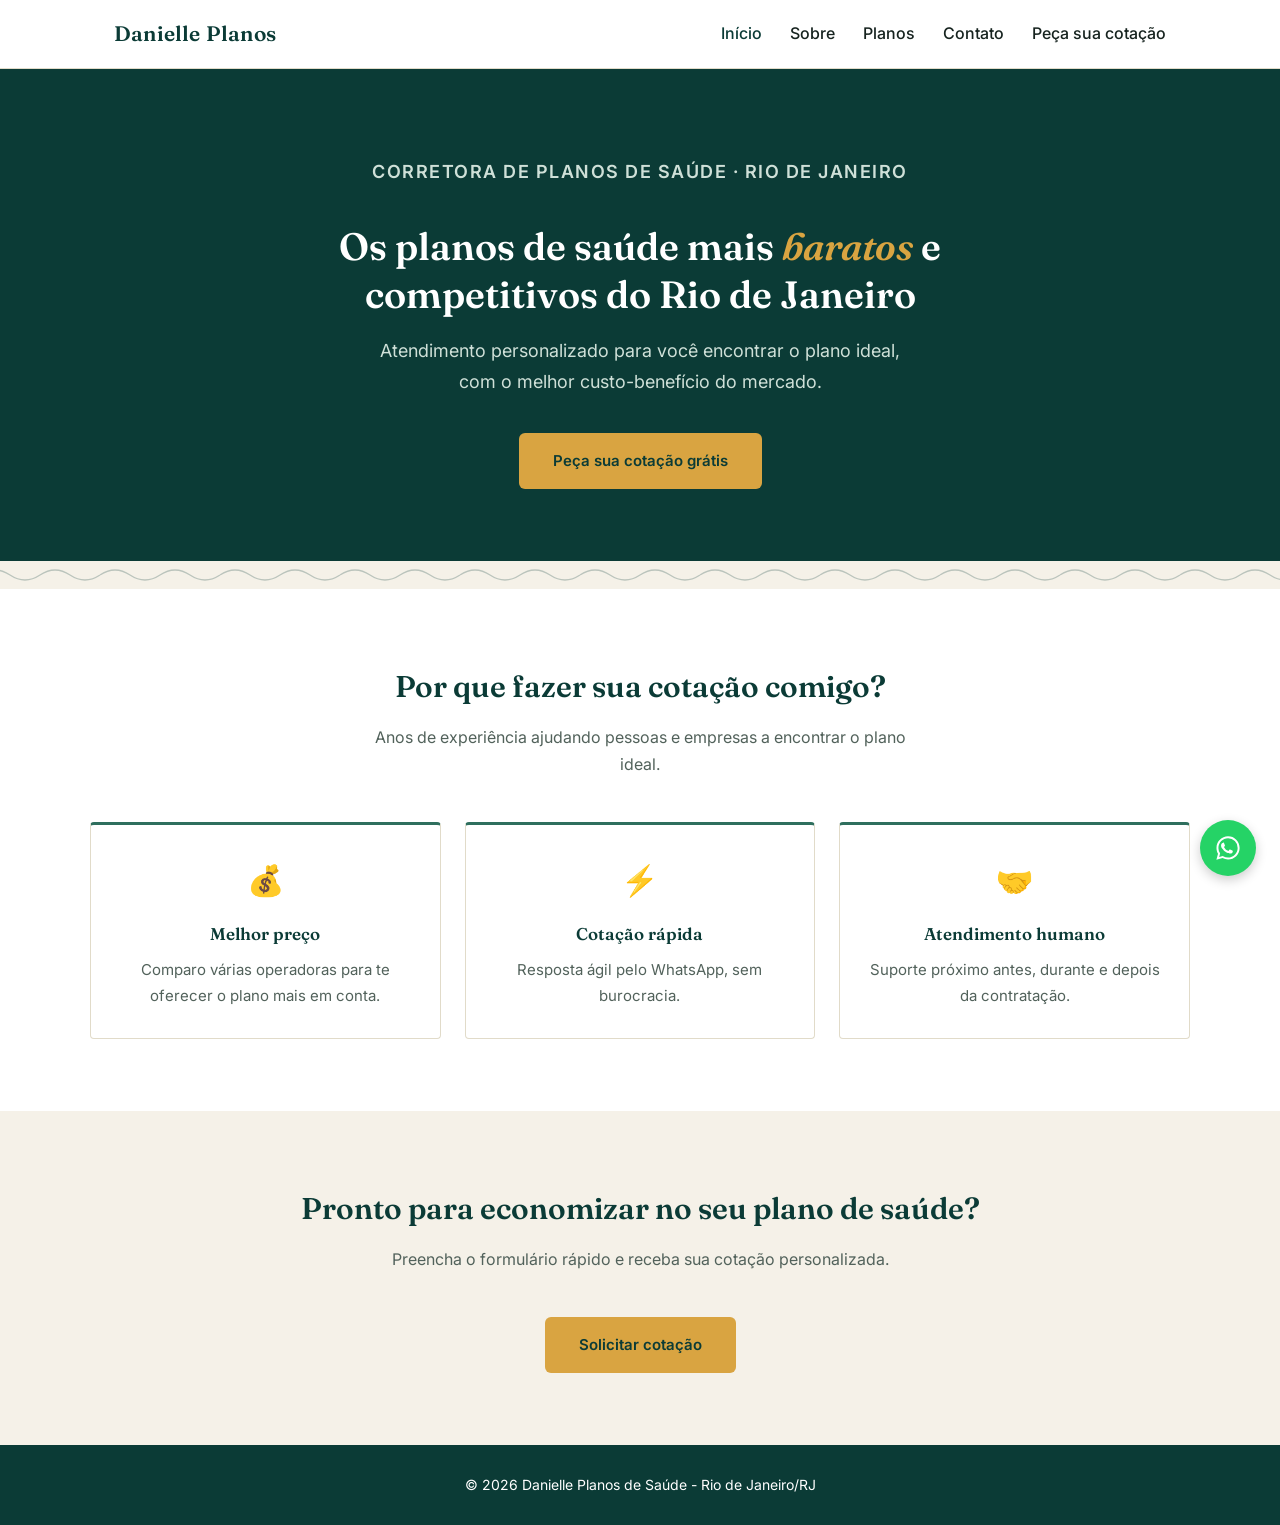
<file: index.html>
<!DOCTYPE html>
<html lang="pt-BR">
<head>
<meta charset="UTF-8">
<meta name="viewport" content="width=device-width, initial-scale=1.0">
<title>Planos de Saúde RJ | Corretora Danielle - Cotação Rápida</title>
<meta name="description" content="Encontre os planos de saúde mais baratos e competitivos do Rio de Janeiro. Cotação rápida e atendimento personalizado com a corretora Danielle.">
<meta property="og:title" content="Planos de Saúde RJ | Corretora Danielle">
<meta property="og:description" content="Os planos de saúde mais baratos e competitivos do Rio de Janeiro. Cotação rápida pelo WhatsApp.">
<meta property="og:type" content="website">
<meta property="og:locale" content="pt_BR">
<link rel="stylesheet" href="css/style.css">
</head>
<body>

<header>
  <div class="header-inner">
    <a href="index.html" class="logo">Danielle Planos</a>
    <button class="menu-toggle" aria-label="Abrir menu">&#9776;</button>
    <nav>
      <ul>
        <li><a href="index.html" class="ativo">Início</a></li>
        <li><a href="sobre.html">Sobre</a></li>
        <li><a href="planos.html">Planos</a></li>
        <li><a href="contato.html">Contato</a></li>
        <li><a href="cotacao.html">Peça sua cotação</a></li>
      </ul>
    </nav>
  </div>
</header>

<main>

<section class="hero">
  <p class="eyebrow">Corretora de planos de saúde · Rio de Janeiro</p>
  <h1>Os planos de saúde mais <span class="destaque">baratos</span> e competitivos do Rio de Janeiro</h1>
  <p>Atendimento personalizado para você encontrar o plano ideal, com o melhor custo-benefício do mercado.</p>
  <a href="cotacao.html" class="btn btn-primario">Peça sua cotação grátis</a>
</section>

<div class="onda-divisor"></div>

<section>
  <h2>Por que fazer sua cotação comigo?</h2>
  <p class="subtitulo">Anos de experiência ajudando pessoas e empresas a encontrar o plano ideal.</p>
  <div class="beneficios">
    <div class="card">
      <div class="icone">💰</div>
      <h3>Melhor preço</h3>
      <p>Comparo várias operadoras para te oferecer o plano mais em conta.</p>
    </div>
    <div class="card">
      <div class="icone">⚡</div>
      <h3>Cotação rápida</h3>
      <p>Resposta ágil pelo WhatsApp, sem burocracia.</p>
    </div>
    <div class="card">
      <div class="icone">🤝</div>
      <h3>Atendimento humano</h3>
      <p>Suporte próximo antes, durante e depois da contratação.</p>
    </div>
  </div>
</section>

<section style="background: var(--areia); text-align: center;">
  <h2>Pronto para economizar no seu plano de saúde?</h2>
  <p class="subtitulo">Preencha o formulário rápido e receba sua cotação personalizada.</p>
  <a href="cotacao.html" class="btn btn-primario">Solicitar cotação</a>
</section>

</main>

<footer>
  <p>&copy; 2026 Danielle Planos de Saúde - Rio de Janeiro/RJ</p>
</footer>

<a href="#" class="whatsapp-flutuante" id="zap-flutuante" target="_blank" aria-label="Falar no WhatsApp"><svg viewBox="0 0 24 24" width="28" height="28" fill="currentColor"><path d="M12.04 2C6.58 2 2.13 6.45 2.13 11.91c0 1.75.46 3.45 1.32 4.95L2.05 22l5.25-1.38a9.9 9.9 0 0 0 4.74 1.21h.01c5.46 0 9.91-4.45 9.91-9.91 0-2.65-1.03-5.14-2.9-7.01A9.82 9.82 0 0 0 12.04 2m0 1.67a8.2 8.2 0 0 1 5.83 2.42 8.19 8.19 0 0 1 2.41 5.82c0 4.54-3.7 8.23-8.24 8.23a8.2 8.2 0 0 1-4.19-1.15l-.3-.18-3.12.82.83-3.04-.2-.31a8.18 8.18 0 0 1-1.26-4.37c0-4.54 3.7-8.24 8.24-8.24m-4.5 4.03c-.16 0-.42.06-.64.31s-.85.83-.85 2.02.87 2.34.99 2.5c.12.16 1.7 2.65 4.24 3.6 2.1.79 2.53.63 2.99.6.46-.04 1.48-.6 1.69-1.19s.21-1.08.15-1.19-.23-.16-.48-.28-1.48-.73-1.71-.81-.4-.12-.56.12-.64.81-.79.98-.29.19-.54.06a6.8 6.8 0 0 1-2-1.24 7.5 7.5 0 0 1-1.39-1.73c-.14-.25-.01-.38.11-.5.11-.11.25-.29.37-.44s.16-.25.24-.42.04-.31-.02-.44-.56-1.35-.77-1.85-.4-.42-.56-.43z"/></svg></a>

<script src="js/main.js"></script>
<script>
  document.getElementById("zap-flutuante").href =
    "https://wa.me/5521999999999?text=Ol%C3%A1!%20Gostaria%20de%20saber%20mais%20sobre%20os%20planos%20de%20sa%C3%BAde.";
</script>
</body>
</html>
</file>
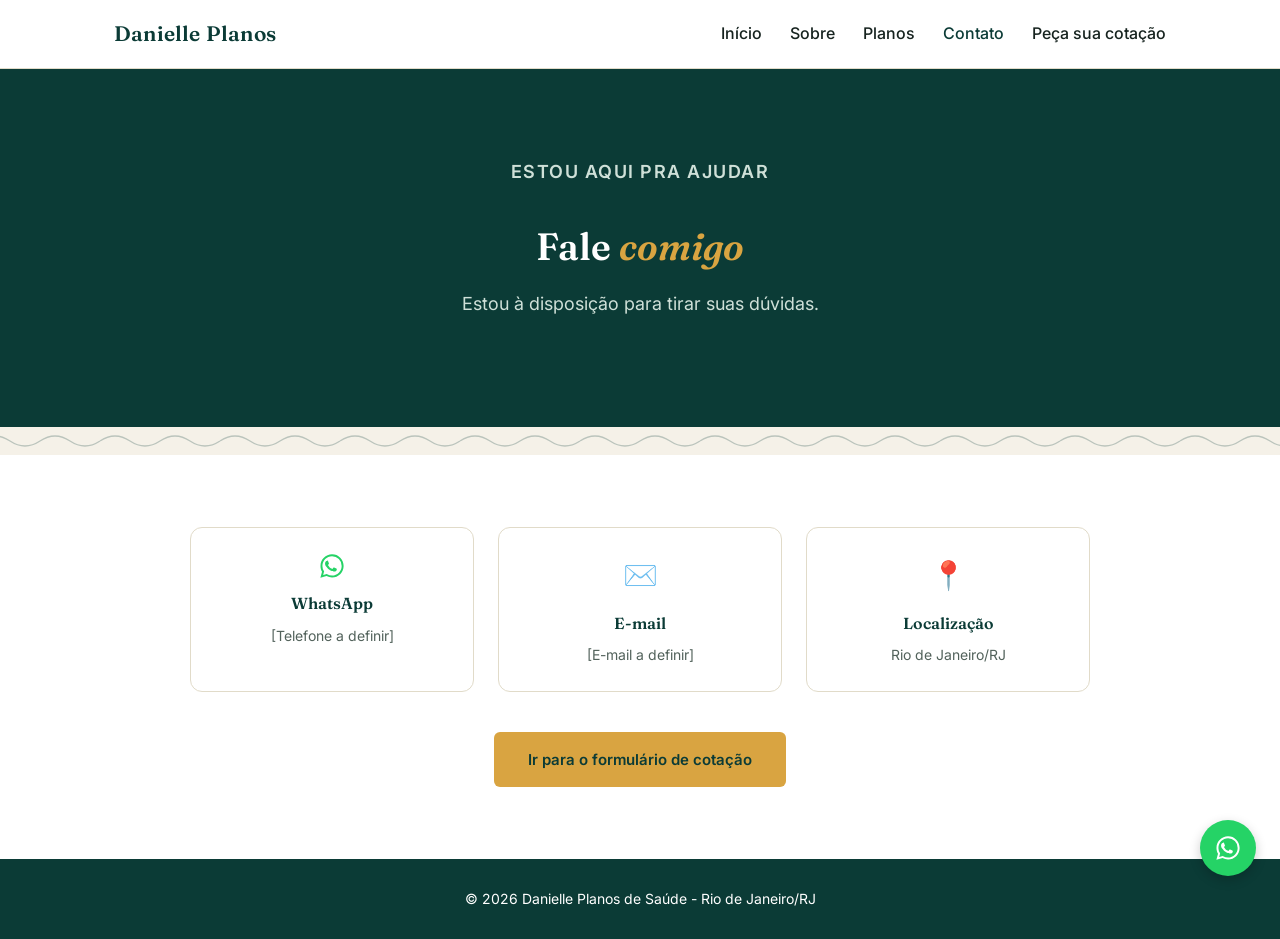
<file: contato.html>
<!DOCTYPE html>
<html lang="pt-BR">
<head>
<meta charset="UTF-8">
<meta name="viewport" content="width=device-width, initial-scale=1.0">
<title>Contato | Danielle Planos de Saúde</title>
<meta name="description" content="Entre em contato com a corretora Danielle para tirar dúvidas ou pedir sua cotação de plano de saúde.">
<meta property="og:title" content="Contato | Danielle Planos de Saúde">
<meta property="og:description" content="Fale com a corretora Danielle e tire suas dúvidas sobre planos de saúde no Rio de Janeiro.">
<meta property="og:type" content="website">
<meta property="og:locale" content="pt_BR">
<link rel="stylesheet" href="css/style.css">
</head>
<body>

<header>
  <div class="header-inner">
    <a href="index.html" class="logo">Danielle Planos</a>
    <button class="menu-toggle" aria-label="Abrir menu">&#9776;</button>
    <nav>
      <ul>
        <li><a href="index.html">Início</a></li>
        <li><a href="sobre.html">Sobre</a></li>
        <li><a href="planos.html">Planos</a></li>
        <li><a href="contato.html" class="ativo">Contato</a></li>
        <li><a href="cotacao.html">Peça sua cotação</a></li>
      </ul>
    </nav>
  </div>
</header>

<main>

<section class="hero">
  <p class="eyebrow">Estou aqui pra ajudar</p>
  <h1>Fale <span class="destaque">comigo</span></h1>
  <p>Estou à disposição para tirar suas dúvidas.</p>
</section>

<div class="onda-divisor"></div>

<section>
  <div class="contato-grid">
    <div class="contato-item">
      <div class="icone" style="color: var(--verde-zap); display:flex; justify-content:center;"><svg viewBox="0 0 24 24" width="28" height="28" fill="currentColor"><path d="M12.04 2C6.58 2 2.13 6.45 2.13 11.91c0 1.75.46 3.45 1.32 4.95L2.05 22l5.25-1.38a9.9 9.9 0 0 0 4.74 1.21h.01c5.46 0 9.91-4.45 9.91-9.91 0-2.65-1.03-5.14-2.9-7.01A9.82 9.82 0 0 0 12.04 2m0 1.67a8.2 8.2 0 0 1 5.83 2.42 8.19 8.19 0 0 1 2.41 5.82c0 4.54-3.7 8.23-8.24 8.23a8.2 8.2 0 0 1-4.19-1.15l-.3-.18-3.12.82.83-3.04-.2-.31a8.18 8.18 0 0 1-1.26-4.37c0-4.54 3.7-8.24 8.24-8.24m-4.5 4.03c-.16 0-.42.06-.64.31s-.85.83-.85 2.02.87 2.34.99 2.5c.12.16 1.7 2.65 4.24 3.6 2.1.79 2.53.63 2.99.6.46-.04 1.48-.6 1.69-1.19s.21-1.08.15-1.19-.23-.16-.48-.28-1.48-.73-1.71-.81-.4-.12-.56.12-.64.81-.79.98-.29.19-.54.06a6.8 6.8 0 0 1-2-1.24 7.5 7.5 0 0 1-1.39-1.73c-.14-.25-.01-.38.11-.5.11-.11.25-.29.37-.44s.16-.25.24-.42.04-.31-.02-.44-.56-1.35-.77-1.85-.4-.42-.56-.43z"/></svg></div>
      <h3>WhatsApp</h3>
      <p>[Telefone a definir]</p>
    </div>
    <div class="contato-item">
      <div class="icone">✉️</div>
      <h3>E-mail</h3>
      <p>[E-mail a definir]</p>
    </div>
    <div class="contato-item">
      <div class="icone">📍</div>
      <h3>Localização</h3>
      <p>Rio de Janeiro/RJ</p>
    </div>
  </div>

  <div style="text-align:center; margin-top:40px;">
    <a href="cotacao.html" class="btn btn-primario">Ir para o formulário de cotação</a>
  </div>
</section>

</main>

<footer>
  <p>&copy; 2026 Danielle Planos de Saúde - Rio de Janeiro/RJ</p>
</footer>

<a href="https://wa.me/5521999999999?text=Ol%C3%A1!%20Gostaria%20de%20saber%20mais%20sobre%20os%20planos%20de%20sa%C3%BAde." class="whatsapp-flutuante" target="_blank" aria-label="Falar no WhatsApp"><svg viewBox="0 0 24 24" width="28" height="28" fill="currentColor"><path d="M12.04 2C6.58 2 2.13 6.45 2.13 11.91c0 1.75.46 3.45 1.32 4.95L2.05 22l5.25-1.38a9.9 9.9 0 0 0 4.74 1.21h.01c5.46 0 9.91-4.45 9.91-9.91 0-2.65-1.03-5.14-2.9-7.01A9.82 9.82 0 0 0 12.04 2m0 1.67a8.2 8.2 0 0 1 5.83 2.42 8.19 8.19 0 0 1 2.41 5.82c0 4.54-3.7 8.23-8.24 8.23a8.2 8.2 0 0 1-4.19-1.15l-.3-.18-3.12.82.83-3.04-.2-.31a8.18 8.18 0 0 1-1.26-4.37c0-4.54 3.7-8.24 8.24-8.24m-4.5 4.03c-.16 0-.42.06-.64.31s-.85.83-.85 2.02.87 2.34.99 2.5c.12.16 1.7 2.65 4.24 3.6 2.1.79 2.53.63 2.99.6.46-.04 1.48-.6 1.69-1.19s.21-1.08.15-1.19-.23-.16-.48-.28-1.48-.73-1.71-.81-.4-.12-.56.12-.64.81-.79.98-.29.19-.54.06a6.8 6.8 0 0 1-2-1.24 7.5 7.5 0 0 1-1.39-1.73c-.14-.25-.01-.38.11-.5.11-.11.25-.29.37-.44s.16-.25.24-.42.04-.31-.02-.44-.56-1.35-.77-1.85-.4-.42-.56-.43z"/></svg></a>

<script src="js/main.js"></script>
</body>
</html>
</file>
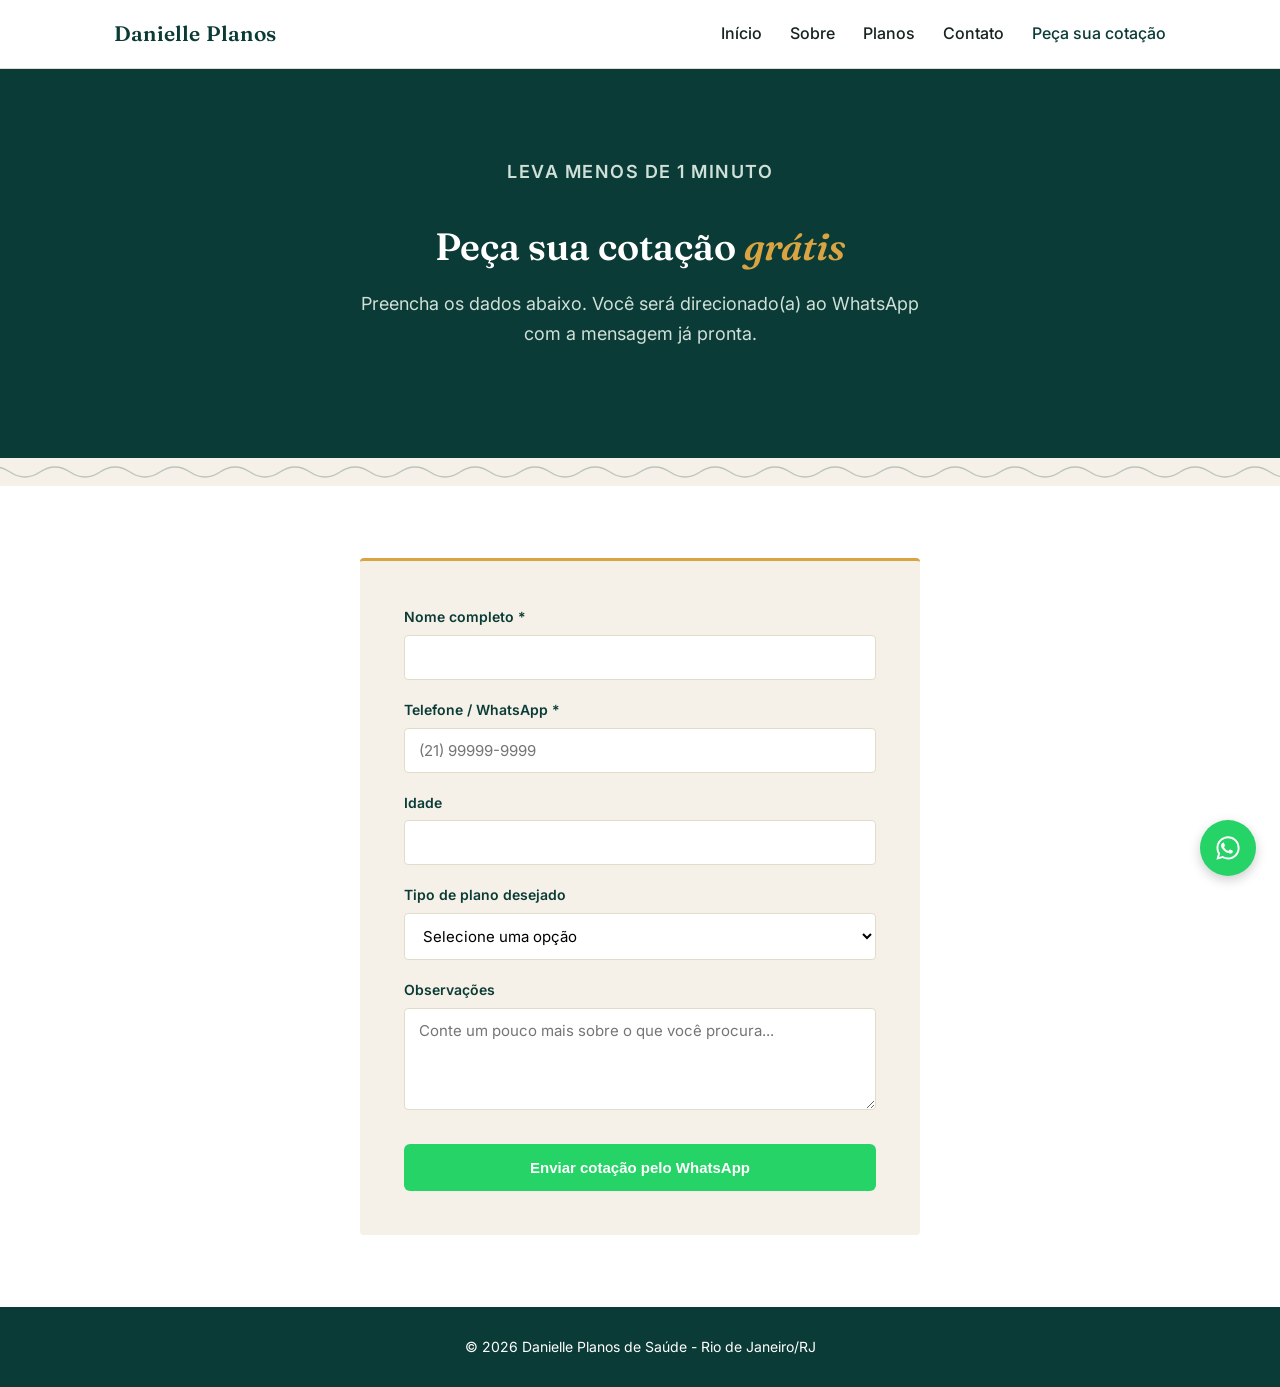
<file: cotacao.html>
<!DOCTYPE html>
<html lang="pt-BR">
<head>
<meta charset="UTF-8">
<meta name="viewport" content="width=device-width, initial-scale=1.0">
<title>Peça sua Cotação | Danielle Planos de Saúde</title>
<meta name="description" content="Peça agora sua cotação de plano de saúde no Rio de Janeiro. Resposta rápida via WhatsApp.">
<meta property="og:title" content="Peça sua Cotação | Danielle Planos de Saúde">
<meta property="og:description" content="Cotação grátis de plano de saúde no Rio de Janeiro. Resposta rápida pelo WhatsApp.">
<meta property="og:type" content="website">
<meta property="og:locale" content="pt_BR">
<link rel="stylesheet" href="css/style.css">
</head>
<body>

<header>
  <div class="header-inner">
    <a href="index.html" class="logo">Danielle Planos</a>
    <button class="menu-toggle" aria-label="Abrir menu">&#9776;</button>
    <nav>
      <ul>
        <li><a href="index.html">Início</a></li>
        <li><a href="sobre.html">Sobre</a></li>
        <li><a href="planos.html">Planos</a></li>
        <li><a href="contato.html">Contato</a></li>
        <li><a href="cotacao.html" class="ativo">Peça sua cotação</a></li>
      </ul>
    </nav>
  </div>
</header>

<main>

<section class="hero">
  <p class="eyebrow">Leva menos de 1 minuto</p>
  <h1>Peça sua cotação <span class="destaque">grátis</span></h1>
  <p>Preencha os dados abaixo. Você será direcionado(a) ao WhatsApp com a mensagem já pronta.</p>
</section>

<div class="onda-divisor"></div>

<section>
  <form id="form-cotacao" class="form-cotacao">
    <div class="campo">
      <label for="nome">Nome completo *</label>
      <input type="text" id="nome" name="nome" required>
    </div>

    <div class="campo">
      <label for="telefone">Telefone / WhatsApp *</label>
      <input type="tel" id="telefone" name="telefone" placeholder="(21) 99999-9999" required>
    </div>

    <div class="campo">
      <label for="idade">Idade</label>
      <input type="number" id="idade" name="idade" min="0" max="120">
    </div>

    <div class="campo">
      <label for="tipo-plano">Tipo de plano desejado</label>
      <select id="tipo-plano" name="tipo-plano">
        <option value="">Selecione uma opção</option>
        <option value="Individual">Individual</option>
        <option value="Familiar">Familiar</option>
        <option value="Empresarial">Empresarial</option>
      </select>
    </div>

    <div class="campo">
      <label for="observacao">Observações</label>
      <textarea id="observacao" name="observacao" rows="4" placeholder="Conte um pouco mais sobre o que você procura..."></textarea>
    </div>

    <button type="submit" class="btn btn-whatsapp">Enviar cotação pelo WhatsApp</button>
  </form>
</section>

</main>

<footer>
  <p>&copy; 2026 Danielle Planos de Saúde - Rio de Janeiro/RJ</p>
</footer>

<a href="https://wa.me/5521999999999?text=Ol%C3%A1!%20Gostaria%20de%20saber%20mais%20sobre%20os%20planos%20de%20sa%C3%BAde." class="whatsapp-flutuante" target="_blank" aria-label="Falar no WhatsApp"><svg viewBox="0 0 24 24" width="28" height="28" fill="currentColor"><path d="M12.04 2C6.58 2 2.13 6.45 2.13 11.91c0 1.75.46 3.45 1.32 4.95L2.05 22l5.25-1.38a9.9 9.9 0 0 0 4.74 1.21h.01c5.46 0 9.91-4.45 9.91-9.91 0-2.65-1.03-5.14-2.9-7.01A9.82 9.82 0 0 0 12.04 2m0 1.67a8.2 8.2 0 0 1 5.83 2.42 8.19 8.19 0 0 1 2.41 5.82c0 4.54-3.7 8.23-8.24 8.23a8.2 8.2 0 0 1-4.19-1.15l-.3-.18-3.12.82.83-3.04-.2-.31a8.18 8.18 0 0 1-1.26-4.37c0-4.54 3.7-8.24 8.24-8.24m-4.5 4.03c-.16 0-.42.06-.64.31s-.85.83-.85 2.02.87 2.34.99 2.5c.12.16 1.7 2.65 4.24 3.6 2.1.79 2.53.63 2.99.6.46-.04 1.48-.6 1.69-1.19s.21-1.08.15-1.19-.23-.16-.48-.28-1.48-.73-1.71-.81-.4-.12-.56.12-.64.81-.79.98-.29.19-.54.06a6.8 6.8 0 0 1-2-1.24 7.5 7.5 0 0 1-1.39-1.73c-.14-.25-.01-.38.11-.5.11-.11.25-.29.37-.44s.16-.25.24-.42.04-.31-.02-.44-.56-1.35-.77-1.85-.4-.42-.56-.43z"/></svg></a>

<script src="js/main.js"></script>
</body>
</html>
</file>
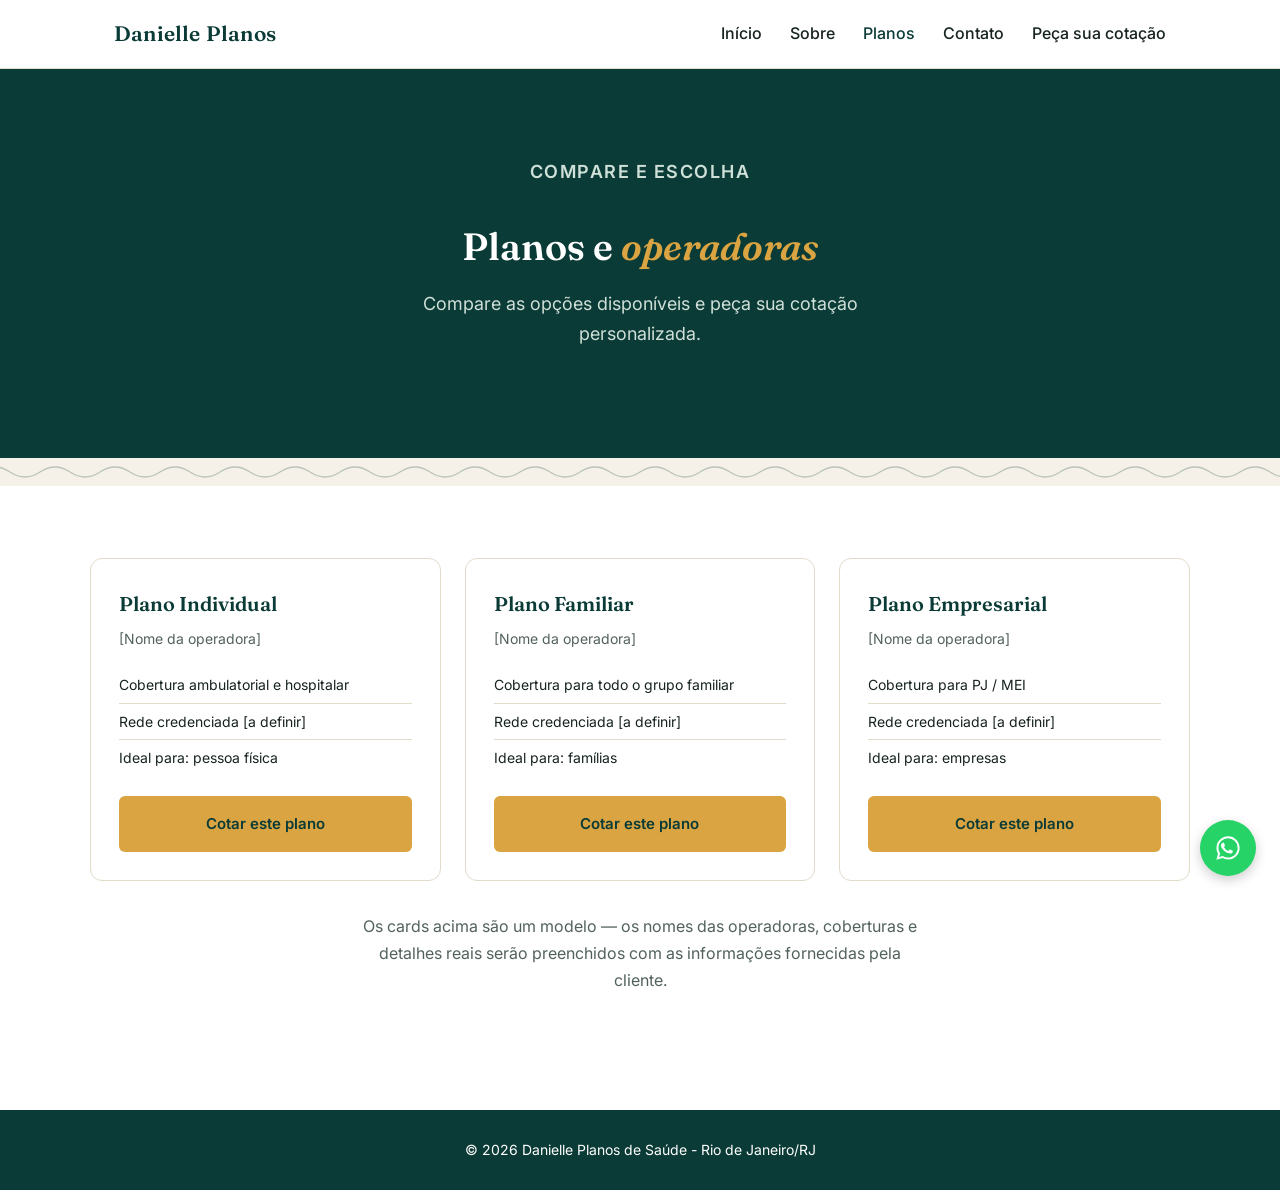
<file: planos.html>
<!DOCTYPE html>
<html lang="pt-BR">
<head>
<meta charset="UTF-8">
<meta name="viewport" content="width=device-width, initial-scale=1.0">
<title>Planos e Operadoras | Danielle Planos de Saúde</title>
<meta name="description" content="Confira as opções de planos de saúde disponíveis com a corretora Danielle no Rio de Janeiro.">
<meta property="og:title" content="Planos e Operadoras | Danielle Planos de Saúde">
<meta property="og:description" content="Compare os planos de saúde disponíveis e peça sua cotação personalizada com a corretora Danielle.">
<meta property="og:type" content="website">
<meta property="og:locale" content="pt_BR">
<link rel="stylesheet" href="css/style.css">
</head>
<body>

<header>
  <div class="header-inner">
    <a href="index.html" class="logo">Danielle Planos</a>
    <button class="menu-toggle" aria-label="Abrir menu">&#9776;</button>
    <nav>
      <ul>
        <li><a href="index.html">Início</a></li>
        <li><a href="sobre.html">Sobre</a></li>
        <li><a href="planos.html" class="ativo">Planos</a></li>
        <li><a href="contato.html">Contato</a></li>
        <li><a href="cotacao.html">Peça sua cotação</a></li>
      </ul>
    </nav>
  </div>
</header>

<main>

<section class="hero">
  <p class="eyebrow">Compare e escolha</p>
  <h1>Planos e <span class="destaque">operadoras</span></h1>
  <p>Compare as opções disponíveis e peça sua cotação personalizada.</p>
</section>

<div class="onda-divisor"></div>

<section>
  <div class="planos-grid">

    <div class="plano-card">
      <h3>Plano Individual</h3>
      <p class="operadora">[Nome da operadora]</p>
      <ul>
        <li>Cobertura ambulatorial e hospitalar</li>
        <li>Rede credenciada [a definir]</li>
        <li>Ideal para: pessoa física</li>
      </ul>
      <a href="cotacao.html" class="btn btn-primario" style="width:100%; text-align:center; display:block;">Cotar este plano</a>
    </div>

    <div class="plano-card">
      <h3>Plano Familiar</h3>
      <p class="operadora">[Nome da operadora]</p>
      <ul>
        <li>Cobertura para todo o grupo familiar</li>
        <li>Rede credenciada [a definir]</li>
        <li>Ideal para: famílias</li>
      </ul>
      <a href="cotacao.html" class="btn btn-primario" style="width:100%; text-align:center; display:block;">Cotar este plano</a>
    </div>

    <div class="plano-card">
      <h3>Plano Empresarial</h3>
      <p class="operadora">[Nome da operadora]</p>
      <ul>
        <li>Cobertura para PJ / MEI</li>
        <li>Rede credenciada [a definir]</li>
        <li>Ideal para: empresas</li>
      </ul>
      <a href="cotacao.html" class="btn btn-primario" style="width:100%; text-align:center; display:block;">Cotar este plano</a>
    </div>

  </div>
  <p class="subtitulo" style="margin-top:32px;">Os cards acima são um modelo — os nomes das operadoras, coberturas e detalhes reais serão preenchidos com as informações fornecidas pela cliente.</p>
</section>

</main>

<footer>
  <p>&copy; 2026 Danielle Planos de Saúde - Rio de Janeiro/RJ</p>
</footer>

<a href="https://wa.me/5521999999999?text=Ol%C3%A1!%20Gostaria%20de%20saber%20mais%20sobre%20os%20planos%20de%20sa%C3%BAde." class="whatsapp-flutuante" target="_blank" aria-label="Falar no WhatsApp"><svg viewBox="0 0 24 24" width="28" height="28" fill="currentColor"><path d="M12.04 2C6.58 2 2.13 6.45 2.13 11.91c0 1.75.46 3.45 1.32 4.95L2.05 22l5.25-1.38a9.9 9.9 0 0 0 4.74 1.21h.01c5.46 0 9.91-4.45 9.91-9.91 0-2.65-1.03-5.14-2.9-7.01A9.82 9.82 0 0 0 12.04 2m0 1.67a8.2 8.2 0 0 1 5.83 2.42 8.19 8.19 0 0 1 2.41 5.82c0 4.54-3.7 8.23-8.24 8.23a8.2 8.2 0 0 1-4.19-1.15l-.3-.18-3.12.82.83-3.04-.2-.31a8.18 8.18 0 0 1-1.26-4.37c0-4.54 3.7-8.24 8.24-8.24m-4.5 4.03c-.16 0-.42.06-.64.31s-.85.83-.85 2.02.87 2.34.99 2.5c.12.16 1.7 2.65 4.24 3.6 2.1.79 2.53.63 2.99.6.46-.04 1.48-.6 1.69-1.19s.21-1.08.15-1.19-.23-.16-.48-.28-1.48-.73-1.71-.81-.4-.12-.56.12-.64.81-.79.98-.29.19-.54.06a6.8 6.8 0 0 1-2-1.24 7.5 7.5 0 0 1-1.39-1.73c-.14-.25-.01-.38.11-.5.11-.11.25-.29.37-.44s.16-.25.24-.42.04-.31-.02-.44-.56-1.35-.77-1.85-.4-.42-.56-.43z"/></svg></a>

<script src="js/main.js"></script>
</body>
</html>
</file>
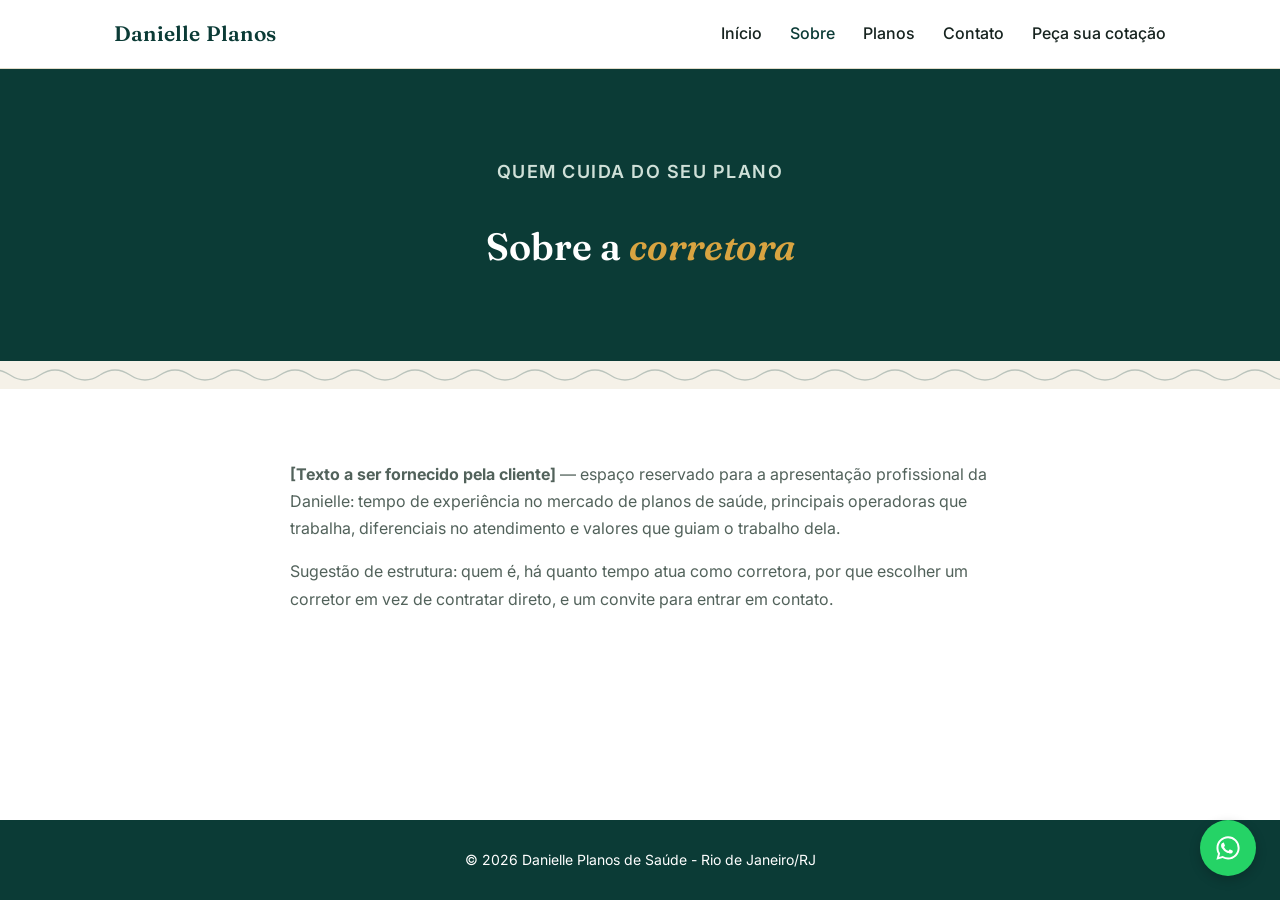
<file: sobre.html>
<!DOCTYPE html>
<html lang="pt-BR">
<head>
<meta charset="UTF-8">
<meta name="viewport" content="width=device-width, initial-scale=1.0">
<title>Sobre | Danielle Planos de Saúde</title>
<meta name="description" content="Conheça a corretora Danielle e sua experiência ajudando clientes a encontrar o plano de saúde ideal no Rio de Janeiro.">
<meta property="og:title" content="Sobre | Danielle Planos de Saúde">
<meta property="og:description" content="Conheça a corretora Danielle e sua experiência no mercado de planos de saúde no Rio de Janeiro.">
<meta property="og:type" content="website">
<meta property="og:locale" content="pt_BR">
<link rel="stylesheet" href="css/style.css">
</head>
<body>

<header>
  <div class="header-inner">
    <a href="index.html" class="logo">Danielle Planos</a>
    <button class="menu-toggle" aria-label="Abrir menu">&#9776;</button>
    <nav>
      <ul>
        <li><a href="index.html">Início</a></li>
        <li><a href="sobre.html" class="ativo">Sobre</a></li>
        <li><a href="planos.html">Planos</a></li>
        <li><a href="contato.html">Contato</a></li>
        <li><a href="cotacao.html">Peça sua cotação</a></li>
      </ul>
    </nav>
  </div>
</header>

<main>

<section class="hero">
  <p class="eyebrow">Quem cuida do seu plano</p>
  <h1>Sobre a <span class="destaque">corretora</span></h1>
</section>

<div class="onda-divisor"></div>

<section>
  <div class="sobre-conteudo">
    <p><strong>[Texto a ser fornecido pela cliente]</strong> — espaço reservado para a apresentação profissional da Danielle: tempo de experiência no mercado de planos de saúde, principais operadoras que trabalha, diferenciais no atendimento e valores que guiam o trabalho dela.</p>
    <p>Sugestão de estrutura: quem é, há quanto tempo atua como corretora, por que escolher um corretor em vez de contratar direto, e um convite para entrar em contato.</p>
  </div>
</section>

</main>

<footer>
  <p>&copy; 2026 Danielle Planos de Saúde - Rio de Janeiro/RJ</p>
</footer>

<a href="https://wa.me/5521999999999?text=Ol%C3%A1!%20Gostaria%20de%20saber%20mais%20sobre%20os%20planos%20de%20sa%C3%BAde." class="whatsapp-flutuante" target="_blank" aria-label="Falar no WhatsApp"><svg viewBox="0 0 24 24" width="28" height="28" fill="currentColor"><path d="M12.04 2C6.58 2 2.13 6.45 2.13 11.91c0 1.75.46 3.45 1.32 4.95L2.05 22l5.25-1.38a9.9 9.9 0 0 0 4.74 1.21h.01c5.46 0 9.91-4.45 9.91-9.91 0-2.65-1.03-5.14-2.9-7.01A9.82 9.82 0 0 0 12.04 2m0 1.67a8.2 8.2 0 0 1 5.83 2.42 8.19 8.19 0 0 1 2.41 5.82c0 4.54-3.7 8.23-8.24 8.23a8.2 8.2 0 0 1-4.19-1.15l-.3-.18-3.12.82.83-3.04-.2-.31a8.18 8.18 0 0 1-1.26-4.37c0-4.54 3.7-8.24 8.24-8.24m-4.5 4.03c-.16 0-.42.06-.64.31s-.85.83-.85 2.02.87 2.34.99 2.5c.12.16 1.7 2.65 4.24 3.6 2.1.79 2.53.63 2.99.6.46-.04 1.48-.6 1.69-1.19s.21-1.08.15-1.19-.23-.16-.48-.28-1.48-.73-1.71-.81-.4-.12-.56.12-.64.81-.79.98-.29.19-.54.06a6.8 6.8 0 0 1-2-1.24 7.5 7.5 0 0 1-1.39-1.73c-.14-.25-.01-.38.11-.5.11-.11.25-.29.37-.44s.16-.25.24-.42.04-.31-.02-.44-.56-1.35-.77-1.85-.4-.42-.56-.43z"/></svg></a>

<script src="js/main.js"></script>
</body>
</html>
</file>
<file: css/style.css>
@import url('https://fonts.googleapis.com/css2?family=Fraunces:opsz,wght@9..144,500;9..144,600&family=Inter:wght@400;500;600&display=swap');

:root {
  --marinho: #0b3b36;
  --marinho-claro: #2f6f5e;
  --areia: #f5f1e8;
  --dourado: #d9a441;
  --verde-zap: #25d366;
  --texto: #16231f;
  --texto-suave: #52625b;
  --branco: #ffffff;
  --borda: #e1dbc9;
}

* { margin: 0; padding: 0; box-sizing: border-box; }

html, body {
  height: 100%;
}

body {
  font-family: 'Inter', Arial, sans-serif;
  color: var(--texto);
  line-height: 1.7;
  background: var(--branco);
  min-height: 100vh;
  display: flex;
  flex-direction: column;
}

main {
  flex: 1;
}

h1, h2, h3, .logo {
  font-family: 'Fraunces', Georgia, serif;
  font-weight: 600;
}

.onda-divisor {
  height: 28px;
  background: var(--areia);
  background-image: url("data:image/svg+xml,%3Csvg xmlns='http://www.w3.org/2000/svg' viewBox='0 0 120 20'%3E%3Cpath d='M0 10 Q 15 0, 30 10 T 60 10 T 90 10 T 120 10' fill='none' stroke='%230b3b36' stroke-width='1.4' opacity='0.25'/%3E%3C/svg%3E");
  background-repeat: repeat-x;
  background-size: 120px 20px;
  background-position: center;
}

a { text-decoration: none; color: inherit; }
ul { list-style: none; }
img { max-width: 100%; display: block; }

.container {
  max-width: 1100px;
  margin: 0 auto;
  padding: 0 24px;
}

/* Header */
header {
  background: var(--branco);
  border-bottom: 1px solid var(--borda);
  position: sticky;
  top: 0;
  z-index: 100;
}

.header-inner {
  display: flex;
  align-items: center;
  justify-content: space-between;
  padding: 16px 24px;
  max-width: 1100px;
  margin: 0 auto;
}

.logo {
  font-size: 21px;
  color: var(--marinho);
  letter-spacing: 0.2px;
}

nav ul {
  display: flex;
  gap: 28px;
}

nav a {
  font-weight: 500;
  color: var(--texto);
  transition: color 0.2s;
}

nav a:hover, nav a.ativo {
  color: var(--marinho);
}

.menu-toggle {
  display: none;
  background: none;
  border: none;
  font-size: 26px;
  cursor: pointer;
  color: var(--marinho);
}

/* Hero */
.hero {
  background: var(--marinho);
  padding: 88px 24px 72px;
  text-align: center;
  position: relative;
}

.hero .destaque {
  font-style: italic;
  color: var(--dourado);
}

.eyebrow {
  color: var(--dourado);
  font-size: 13px;
  font-weight: 600;
  letter-spacing: 1.5px;
  text-transform: uppercase;
  margin-bottom: 18px;
}

.hero h1 {
  font-size: clamp(24px, 5.5vw, 38px);
  line-height: 1.25;
  color: var(--branco);
  margin-bottom: 18px;
  max-width: 680px;
  margin-left: auto;
  margin-right: auto;
}

.hero p {
  font-size: clamp(15px, 2.5vw, 18px);
  color: #cfe0d8;
  max-width: 560px;
  margin: 0 auto 36px auto;
}

.btn {
  display: inline-block;
  padding: 15px 34px;
  border-radius: 6px;
  font-weight: 600;
  font-size: 15px;
  cursor: pointer;
  border: none;
  transition: transform 0.15s, opacity 0.15s;
}

.btn:hover { transform: translateY(-1px); opacity: 0.92; }

.btn-primario {
  background: var(--dourado);
  color: var(--marinho);
}

.btn-whatsapp {
  background: var(--verde-zap);
  color: var(--branco);
}

/* Seções gerais */
section {
  padding: 72px 24px;
}

section h2 {
  font-size: clamp(22px, 4vw, 30px);
  color: var(--marinho);
  margin-bottom: 12px;
  text-align: center;
}

.subtitulo {
  text-align: center;
  color: var(--texto-suave);
  max-width: 560px;
  margin: 0 auto 44px auto;
  font-size: 16px;
}

/* Cards de benefícios */
.beneficios {
  display: grid;
  grid-template-columns: repeat(3, 1fr);
  gap: 24px;
  max-width: 1100px;
  margin: 0 auto;
}

.card {
  background: var(--branco);
  border: 1px solid var(--borda);
  border-top: 3px solid var(--marinho-claro);
  border-radius: 4px;
  padding: 30px 26px;
  text-align: center;
  transition: transform 0.15s;
}

.card:hover { transform: translateY(-3px); }

.card .icone {
  font-size: 30px;
  margin-bottom: 14px;
}

.card h3 {
  color: var(--marinho);
  margin-bottom: 8px;
  font-size: 17px;
}

.card p {
  color: var(--texto-suave);
  font-size: 15px;
}

/* Planos */
.planos-grid {
  display: grid;
  grid-template-columns: repeat(auto-fit, minmax(260px, 1fr));
  gap: 24px;
  max-width: 1100px;
  margin: 0 auto;
}

.plano-card {
  border: 1px solid var(--borda);
  border-radius: 12px;
  padding: 28px;
  background: var(--branco);
}

.plano-card h3 {
  color: var(--marinho);
  font-size: 20px;
  margin-bottom: 6px;
}

.plano-card .operadora {
  color: var(--texto-suave);
  font-size: 14px;
  margin-bottom: 16px;
}

.plano-card ul {
  margin-bottom: 20px;
}

.plano-card li {
  padding: 6px 0;
  font-size: 14px;
  border-bottom: 1px solid var(--borda);
}

.plano-card li:last-child { border-bottom: none; }

/* Formulário */
.form-cotacao {
  max-width: 560px;
  margin: 0 auto;
  background: var(--areia);
  padding: 44px;
  border-radius: 4px;
  border-top: 3px solid var(--dourado);
}

.campo {
  margin-bottom: 18px;
}

.campo label {
  display: block;
  font-weight: 600;
  margin-bottom: 6px;
  font-size: 14px;
  color: var(--marinho);
}

.campo input,
.campo select,
.campo textarea {
  width: 100%;
  padding: 12px 14px;
  border: 1px solid var(--borda);
  border-radius: 4px;
  font-size: 15px;
  font-family: inherit;
  background: var(--branco);
}

.campo input:focus,
.campo select:focus,
.campo textarea:focus {
  outline: none;
  border-color: var(--marinho-claro);
}

.form-cotacao button {
  width: 100%;
  margin-top: 8px;
}

/* Sobre */
.sobre-conteudo {
  max-width: 700px;
  margin: 0 auto;
  color: var(--texto-suave);
  font-size: 16px;
}

.sobre-conteudo p { margin-bottom: 16px; }

/* Contato */
.contato-grid {
  display: grid;
  grid-template-columns: repeat(3, 1fr);
  gap: 24px;
  max-width: 900px;
  margin: 0 auto;
}

.contato-item {
  text-align: center;
  padding: 24px;
  border: 1px solid var(--borda);
  border-radius: 12px;
}

.contato-item .icone { font-size: 28px; margin-bottom: 10px; }
.contato-item h3 { color: var(--marinho); font-size: 16px; margin-bottom: 6px; }
.contato-item p { color: var(--texto-suave); font-size: 14px; }

/* WhatsApp flutuante */
.whatsapp-flutuante {
  position: fixed;
  bottom: 24px;
  right: 24px;
  background: var(--verde-zap);
  color: var(--branco);
  width: 56px;
  height: 56px;
  border-radius: 50%;
  display: flex;
  align-items: center;
  justify-content: center;
  box-shadow: 0 4px 12px rgba(0,0,0,0.2);
  z-index: 200;
  transition: transform 0.2s;
}

.whatsapp-flutuante:hover {
  transform: scale(1.08);
}

.whatsapp-flutuante svg {
  width: 28px;
  height: 28px;
}

/* Footer */
footer {
  background: var(--marinho);
  color: var(--branco);
  text-align: center;
  padding: 28px 24px;
  font-size: 14px;
}

/* ===== Responsivo ===== */

/* Tablets e notebooks pequenos (1024px e abaixo) */
@media (max-width: 1024px) {
  section { padding: 56px 20px; }
}

/* Tablets e celulares grandes (768px e abaixo) */
@media (max-width: 768px) {
  nav { display: none; }
  .menu-toggle { display: block; }

  nav.aberto {
    display: block;
    position: absolute;
    top: 100%;
    left: 0;
    right: 0;
    background: var(--branco);
    border-bottom: 1px solid var(--borda);
    padding: 16px 24px;
  }

  nav.aberto ul {
    flex-direction: column;
    gap: 16px;
  }

  .hero { padding: 64px 20px 52px; }
  .beneficios { grid-template-columns: 1fr; }
  .contato-grid { grid-template-columns: 1fr; }
  .planos-grid { grid-template-columns: 1fr; }
  .form-cotacao { padding: 28px 22px; }
  .header-inner { padding: 14px 20px; }
  section { padding: 48px 18px; }
}

/* Celulares pequenos (480px e abaixo) */
@media (max-width: 480px) {
  .logo { font-size: 18px; }
  .eyebrow { font-size: 11px; letter-spacing: 1px; }
  .hero p { max-width: 100%; }
  .btn { padding: 13px 26px; font-size: 14px; width: 100%; text-align: center; }
  .card { padding: 24px 20px; }
  .form-cotacao { padding: 20px 16px; }
  .whatsapp-flutuante {
    width: 50px;
    height: 50px;
    bottom: 16px;
    right: 16px;
  }
  .whatsapp-flutuante svg { width: 24px; height: 24px; }
}

/* Celulares muito pequenos / telas antigas (360px e abaixo) */
@media (max-width: 360px) {
  .header-inner { padding: 12px 14px; }
  .logo { font-size: 16px; }
  section, .hero { padding-left: 14px; padding-right: 14px; }
  .card, .plano-card, .contato-item { padding: 18px; }
  .campo input, .campo select, .campo textarea { padding: 10px 12px; font-size: 14px; }
}

/* Telas grandes (1400px e acima) - evita esticar demais */
@media (min-width: 1400px) {
  .container, .header-inner, .beneficios, .planos-grid, .contato-grid {
    max-width: 1240px;
  }
}
</file>
